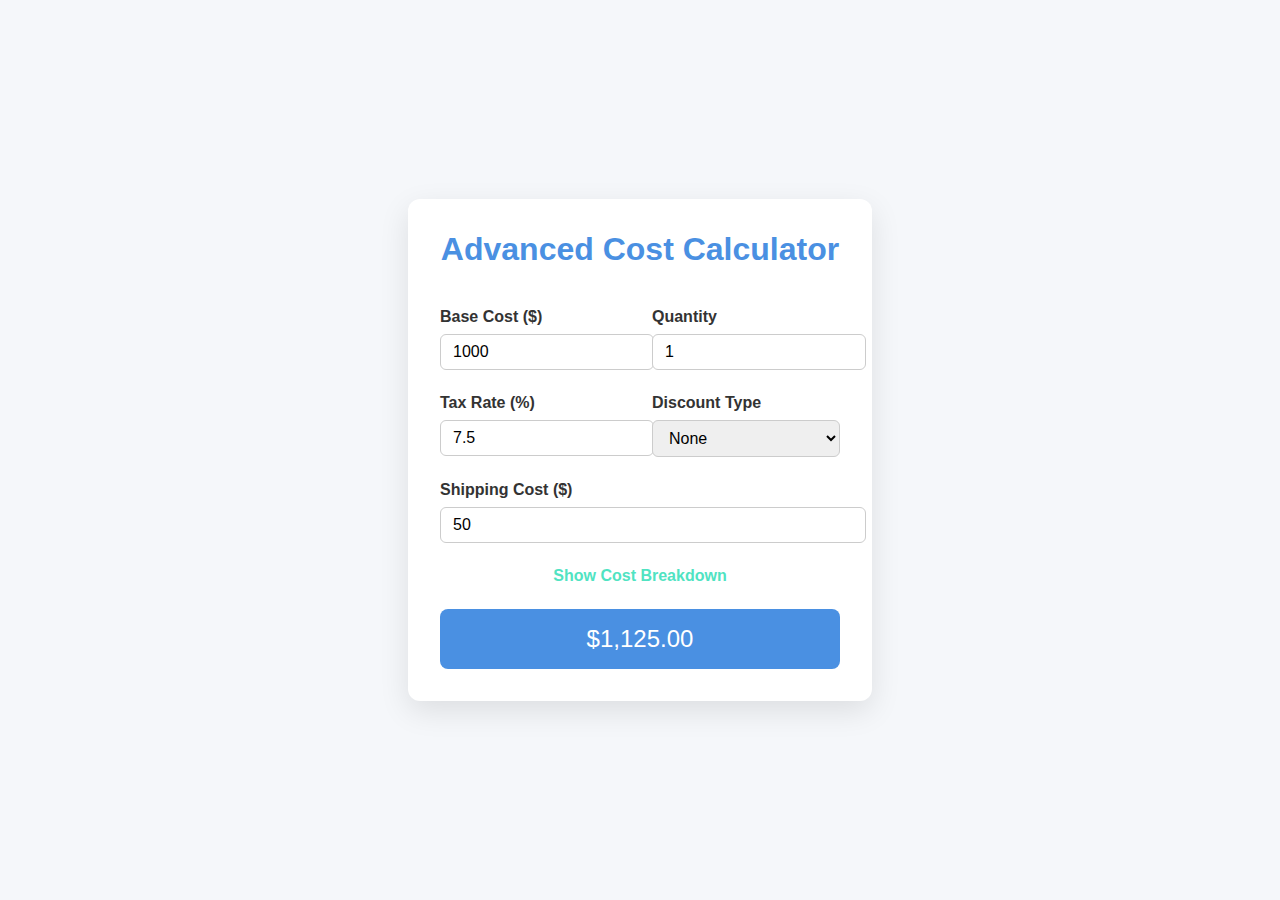
<file: 2/index.html>
<!DOCTYPE html>
<html lang="en">
<head>
  <meta charset="UTF-8">
  <meta name="viewport" content="width=device-width, initial-scale=1.0">
  <title>Document</title>
  <link rel="stylesheet" href="style.css">
</head>
<body>
  <form class="calculator" id="costCalc" novalidate>
    <h1>Advanced Cost Calculator</h1>

    <div>
      <label for="baseCost">Base Cost ($)</label>
      <input type="number" id="baseCost" name="baseCost" min="0" step="0.01" required value="1000"/>
    </div>

    <div>
      <label for="quantity">Quantity</label>
      <input type="number" id="quantity" name="quantity" min="1" step="1" required value="1"/>
    </div>

    <div>
      <label for="taxRate">Tax Rate (%)</label>
      <input type="number" id="taxRate" name="taxRate" min="0" max="100" step="0.01" value="7.5" />
    </div>

    <div>
      <label for="discountType">Discount Type</label>
      <select id="discountType" name="discountType">
        <option value="none">None</option>
        <option value="fixed">Fixed ($)</option>
        <option value="percentage">Percentage (%)</option>
      </select>
    </div>

    <div id="discountValueContainer" style="display:none;">
      <label for="discountValue">Discount Value</label>
      <input type="number" id="discountValue" name="discountValue" min="0" step="0.01" value="0" />
    </div>

    <div class="full-width">
      <label for="shipping">Shipping Cost ($)</label>
      <input type="number" id="shipping" name="shipping" min="0" step="0.01" value="50" />
    </div>

    <div class="full-width toggle-breakdown" id="toggleBreakdown">Show Cost Breakdown</div>
    <div class="result" id="totalCost">$0.00</div>
    <div class="breakdown" id="breakdown">
      <p><strong>Base Total:</strong> $<span id="baseTotal">0.00</span></p>
      <p><strong>Discount:</strong> -$<span id="discountAmount">0.00</span></p>
      <p><strong>Tax:</strong> $<span id="taxAmount">0.00</span></p>
      <p><strong>Shipping:</strong> $<span id="shippingCost">0.00</span></p>
    </div>
  </form>
  <script src="./script.js"></script>
</body>
</html>
</file>
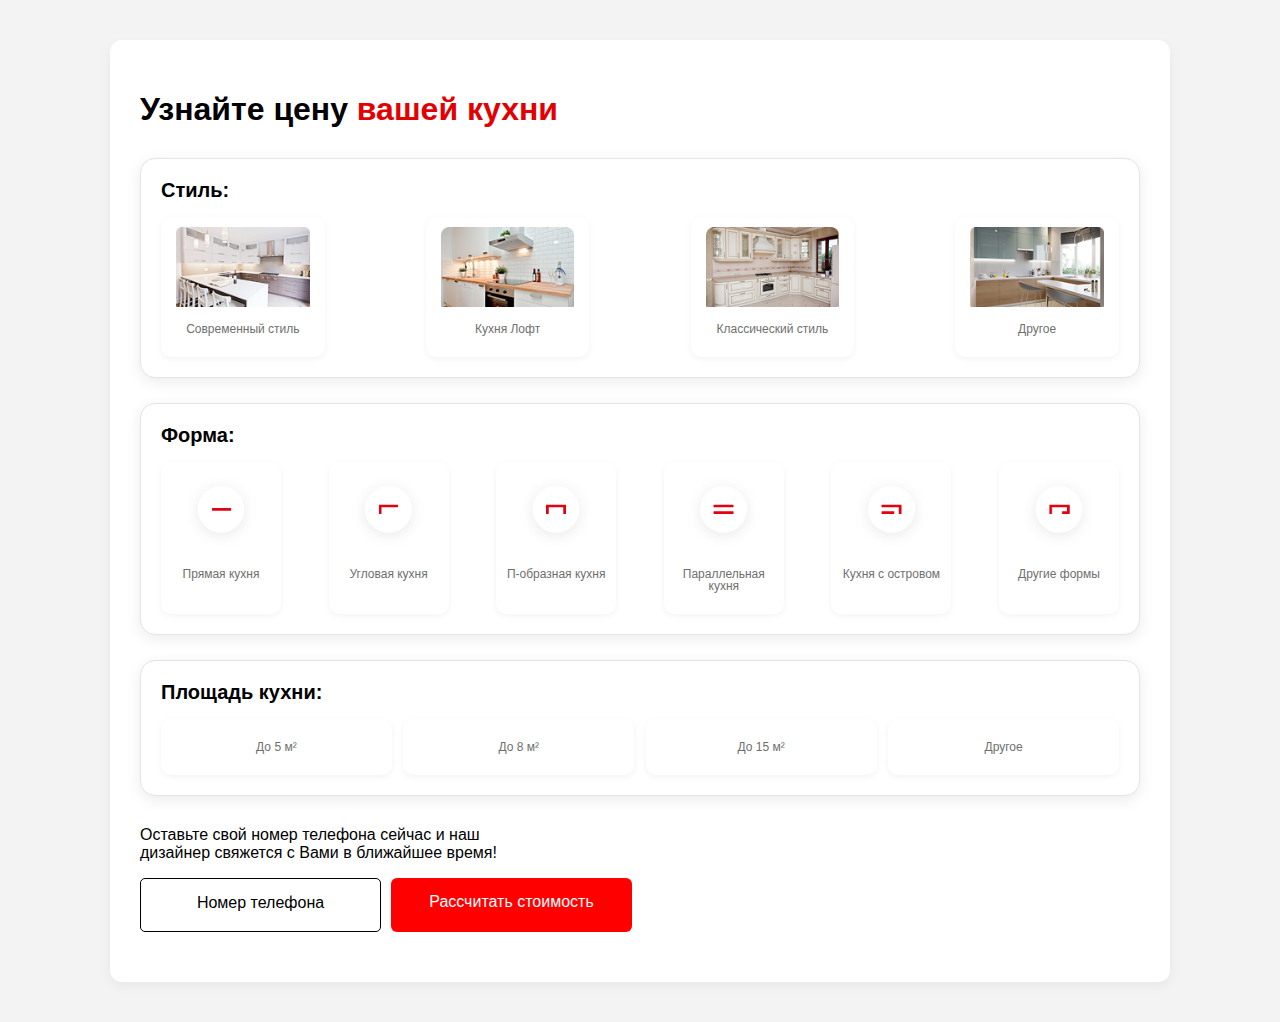
<file: макет/index.html>
<!DOCTYPE html>
<html lang="en">
<head>
  <meta charset="UTF-8">
  <meta name="viewport" content="width=device-width, initial-scale=1.0">
  <title>Document</title>
  <link rel="stylesheet" href="style.css">
</head>
<body>
  <!DOCTYPE html>
<html lang="ru">
<head>
  <meta charset="UTF-8">
  <meta name="viewport" content="width=device-width, initial-scale=1.0">
  <title>Калькулятор кухни</title>
  <link rel="stylesheet" href="style.css">
</head>
<body>
  <div class="container">
    <h1>Узнайте цену <span class="red">вашей кухни</span></h1>

    <!-- СТИЛЬ -->
    <div class="section">
      <h2>Стиль:</h2>
      <div class="options" id="style">
        <div class="option" data-value="modern" data-price="5000">
          <img src="./img/1.png" alt="">
          <p>Современный стиль</p>
        </div>
        <div class="option" data-value="loft" data-price="7000">
          <img src="./img/2.png" alt="">
          <p>Кухня Лофт</p>
        </div>
        <div class="option" data-value="classic" data-price="9000">
          <img src="./img/3.png" alt="">
          <p>Классический стиль</p>
        </div>
        <div class="option" data-value="other" data-price="6000">
          <img src="./img/4.png" alt="">
          <p>Другое</p>
        </div>
      </div>
    </div>

    <!-- ФОРМА -->
    <div class="section">
      <h2>Форма:</h2>
      <div class="options" id="shape">
        <div class="option" data-value="straight" data-price="3000">
          <img src="./img/5.png" alt="">
          <p>Прямая кухня</p>
        </div>
        <div class="option" data-value="corner" data-price="4000">
          <img src="./img/6.png" alt="">
          <p>Угловая кухня</p>
        </div>
        <div class="option" data-value="u-shaped" data-price="6000">
          <img src="./img/7.png" alt="">
          <p>П-образная кухня</p>
        </div>
        <div class="option" data-value="parallel" data-price="5500">
          <img src="./img/8.png" alt="">
          <p>Параллельная кухня</p>
        </div>
        <div class="option" data-value="island" data-price="7500">
          <img src="./img/9.png" alt="">
          <p>Кухня с островом</p>
        </div>
        <div class="option" data-value="other" data-price="5000">
          <img src="./img/10.png" alt="">
          <p>Другие формы</p>
        </div>
      </div>
    </div>

    <!-- ПЛОЩАДЬ -->
    <div class="section">
      <h2>Площадь кухни:</h2>
      <div class="options" id="area">
        <div class="option" data-value="5" data-price="2000"><p>До 5 м²</p></div>
        <div class="option" data-value="8" data-price="3500"><p>До 8 м²</p></div>
        <div class="option" data-value="15" data-price="5000"><p>До 15 м²</p></div>
        <div class="option" data-value="other" data-price="7000"><p>Другое</p></div>
      </div>
    </div>

    <!-- ТЕЛЕФОН -->
    <div class="form">
      <p class="lalala">Оставьте свой номер телефона сейчас и наш <br> дизайнер свяжется с Вами в ближайшее время!</p>
      <div class="nana"> 
        <button class="masha">Номер телефона</button>
        <button onclick="calculatePrice()">Рассчитать стоимость</button>
      </div>
     
      <p id="result"></p>
    </div>
  </div>


  <script src="./script.js"></script>
</body>
</html>
</file>
<file: 2/style.css>
:root {
  --primary-color: #4a90e2;
  --secondary-color: #f5f7fa;
  --accent-color: #50e3c2;
  --font-family: 'Segoe UI', Tahoma, Geneva, Verdana, sans-serif;
}
body {
  margin: 0; padding: 0; background: var(--secondary-color);
  font-family: var(--font-family);
  display: flex; justify-content: center; align-items: center;
  height: 100vh;
}
.calculator {
  background: white;
  border-radius: 12px;
  box-shadow: 0 10px 30px rgba(0,0,0,0.1);
  width: 400px;
  padding: 2rem;
  display: grid;
  grid-template-columns: 1fr 1fr;
  grid-gap: 1.5rem;
}
.calculator h1 {
  grid-column: 1 / -1;
  margin: 0 0 1rem;
  text-align: center;
  color: var(--primary-color);
}
label {
  font-weight: 600;
  color: #333;
  display: block;
  margin-bottom: 0.5rem;
}
input[type="number"], select {
  width: 100%;
  padding: 0.5rem 0.75rem;
  font-size: 1rem;
  border-radius: 6px;
  border: 1.8px solid #ccc;
  transition: border-color 0.3s ease;
}
input[type="number"]:focus, select:focus {
  border-color: var(--accent-color);
  outline: none;
}
.full-width {
  grid-column: 1 / -1;
}
.result {
  grid-column: 1 / -1;
  background: var(--primary-color);
  color: white;
  border-radius: 8px;
  padding: 1rem;
  font-size: 1.5rem;
  text-align: center;
  user-select: none;
}
.breakdown {
  grid-column: 1 / -1;
  font-size: 0.9rem;
  color: #666;
  display: none;
  margin-top: 0.5rem;
}
.toggle-breakdown {
  grid-column: 1 / -1;
  text-align: center;
  cursor: pointer;
  color: var(--accent-color);
  font-weight: 600;
  user-select: none;
}
.toggle-breakdown:hover {
  text-decoration: underline;
}
</file>
<file: макет/style.css>
body {
  font-family: sans-serif;
  background: #f3f3f3;
  margin: 0;
  padding: 0;
}

.container {
  max-width: 1000px;
  margin: 40px auto;
  padding: 30px;
  background: white;
  border-radius: 12px;
  box-shadow: 0 4px 12px rgba(0, 0, 0, 0.05);
}

h1 {
  text-align: left;
  margin-bottom: 30px;
  font-weight: 800;
  font-size: 32px;
  line-height: 115%;
}

.red {
  color: #e30000;
}

.section {
  border: 1px solid #e4e4e4;
  border-radius: 15px;
  background: white;
  padding: 20px;
  margin-bottom: 25px;
  box-shadow: 0 4px 15px rgba(0, 0, 0, 0.08);
}

.section h2 {
  margin-top: 0;
  margin-bottom: 15px;
  font-size: 20px;
}

.options {
  display: flex;
  justify-content: space-between;
  flex-wrap: nowrap;
  gap: 10px;
}

/* СТИЛЬ – 4 карточки */
#style .option {
  flex: 0 0 15%;
}

/* ФОРМА – 6 карточек */
#shape .option {
  flex: 0 0 1%;
}

/* ПЛОЩАДЬ – 4 карточки */
#area .option {
  flex: 0 0 22%;
}

.option {
  background: white;
  border-radius: 10px;
  padding: 10px;
  cursor: pointer;
  text-align: center;
  min-width: 100px;
  box-shadow: 0 2px 6px rgba(0, 0, 0, 0.05);
  transition: box-shadow 0.3s, transform 0.2s;
}

.option img {
  border-radius: 7px;
  height: 132px;
  width: 100%;
  height: 80px;
  object-fit: contain;
}

.option p {
  font-weight: 400;
  font-size: 12px;
  line-height: 100%;
  color: #6f6f6f;
}

.option:hover {
  transform: translateY(-3px);
}

.option.selected {
  background-color: red;
}

.option.selected p {
  color: white;
}

.form {
  text-align: center;
  margin-top: 30px;
}

input[type="text"] {
  padding: 10px;
  width: 60%;
  margin: 10px 0;
  border-radius: 6px;
  border: 1px solid #ccc;
}

button {
  background: red;
  color: white;
  font-size: 16px;
  border: none;
  border-radius: 6px;
  cursor: pointer;
  padding: 10px;
  width: 241px;
  height: 54px;
  display: flex;
  justify-content: center;
  padding-top: 15px;
}

#result {
  margin-top: 20px;
  font-size: 18px;
  font-weight: bold;
}

.masha {
  border: 1px solid #000;
  border-radius: 5px;
  padding: 10px;
  width: 241px;
  height: 54px;
  background-color: #fff;
  color: #000;
  display: flex;
  justify-content: center;
  padding-top: 15px;
}


.lalala {
  text-align: left;
}

.nana{
  display: flex;
  gap: 10px;
}
</file>
